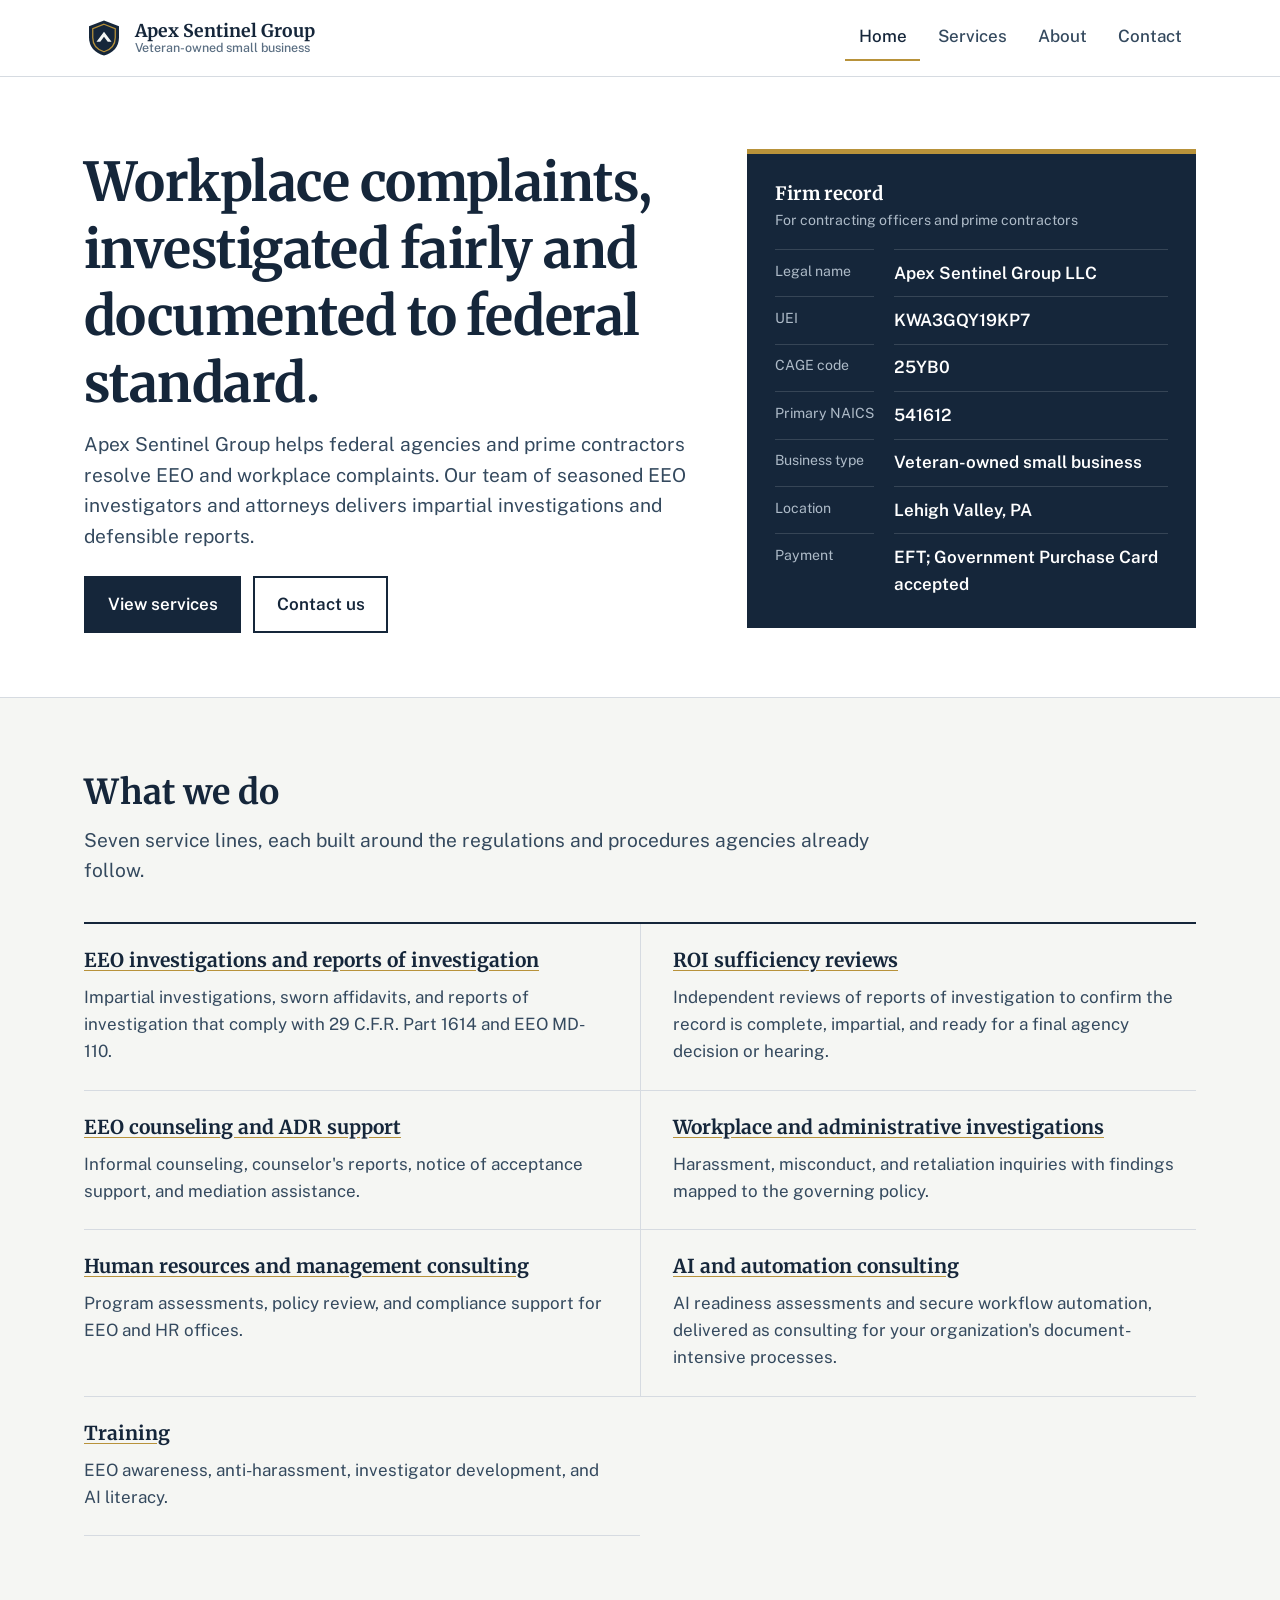
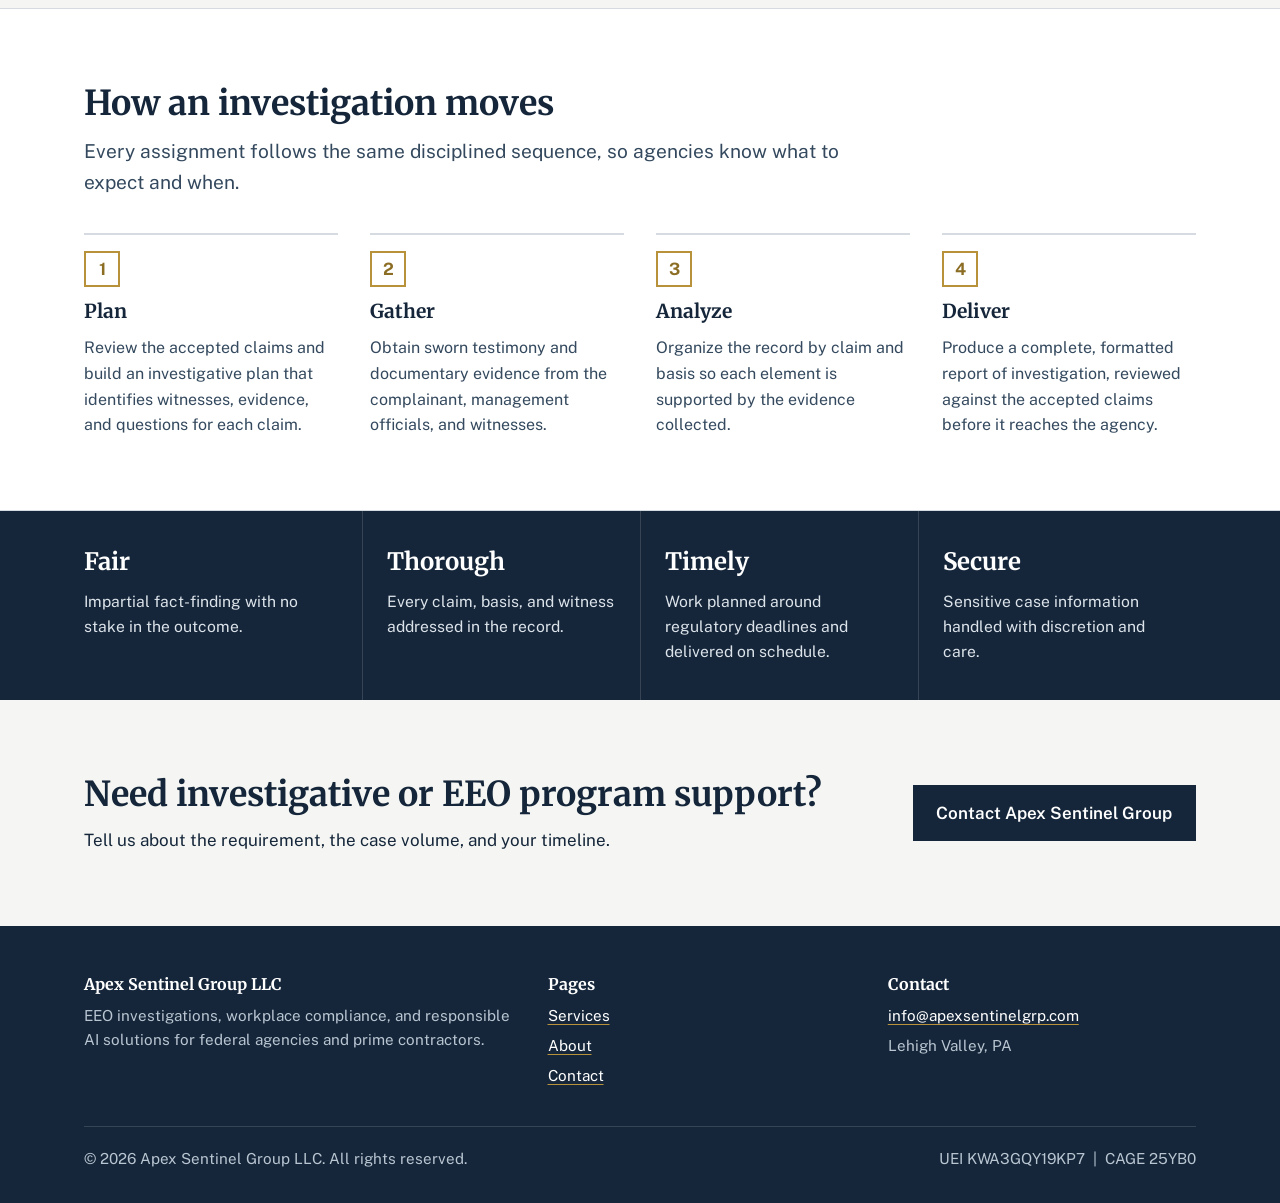
<file: index.html>
<!doctype html>
<html lang="en">
<head>
<meta charset="utf-8">
<meta name="viewport" content="width=device-width, initial-scale=1">
<title>Apex Sentinel Group LLC | EEO Investigations and Workplace Compliance</title>
<meta name="description" content="Veteran-owned firm providing EEO investigations, reports of investigation, ROI sufficiency reviews, counseling, workplace investigations, HR consulting, responsible AI, and training for federal agencies.">
<meta name="theme-color" content="#15263A">
<link rel="canonical" href="https://apexsentinelgrp.com/">
<meta property="og:type" content="website">
<meta property="og:site_name" content="Apex Sentinel Group LLC">
<meta property="og:title" content="Apex Sentinel Group LLC | EEO Investigations and Workplace Compliance">
<meta property="og:description" content="Veteran-owned firm providing EEO investigations, reports of investigation, ROI sufficiency reviews, counseling, workplace investigations, HR consulting, responsible AI, and training for federal agencies.">
<meta property="og:url" content="https://apexsentinelgrp.com/">
<meta property="og:image" content="https://apexsentinelgrp.com/assets/logo.svg">
<meta name="twitter:card" content="summary">
<meta name="twitter:title" content="Apex Sentinel Group LLC | EEO Investigations and Workplace Compliance">
<meta name="twitter:description" content="Veteran-owned firm providing EEO investigations, reports of investigation, ROI sufficiency reviews, counseling, workplace investigations, HR consulting, responsible AI, and training for federal agencies.">
<link rel="icon" href="assets/logo.svg" type="image/svg+xml">
<link rel="preconnect" href="https://fonts.googleapis.com">
<link rel="preconnect" href="https://fonts.gstatic.com" crossorigin>
<link href="https://fonts.googleapis.com/css2?family=Merriweather:wght@700&family=Public+Sans:wght@400;500;600;700&display=swap" rel="stylesheet">
<link rel="stylesheet" href="styles.css">
<script type="application/ld+json">
{
  "@context": "https://schema.org",
  "@type": "ProfessionalService",
  "name": "Apex Sentinel Group LLC",
  "description": "Veteran-owned professional services firm providing EEO investigations, reports of investigation, ROI sufficiency reviews, counseling, workplace investigations, HR consulting, responsible AI, and training for federal agencies.",
  "url": "https://apexsentinelgrp.com/",
  "email": "info@apexsentinelgrp.com",
  "address": { "@type": "PostalAddress", "addressLocality": "Lehigh Valley", "addressRegion": "PA", "addressCountry": "US" },
  "foundingDate": "2026"
}
</script>
</head>
<body>
<a class="skip" href="#main">Skip to main content</a>
<header class="site-header">
  <div class="wrap">
    <a class="brand" href="index.html">
      <img src="assets/logo.svg" alt="">
      <span class="brand-name">Apex Sentinel Group<small>Veteran-owned small business</small></span>
    </a>
    <button class="nav-toggle" aria-controls="site-nav" aria-expanded="false">Menu</button>
    <nav class="nav" id="site-nav" aria-label="Primary">
      <ul>
        <li><a href="index.html" aria-current="page">Home</a></li>
        <li><a href="services.html">Services</a></li>
        <li><a href="about.html">About</a></li>
        <li><a href="contact.html">Contact</a></li>
      </ul>
    </nav>
  </div>
</header>
<main id="main">
<section class="hero">
  <div class="wrap">
    <div>
      <h1>Workplace complaints, investigated fairly and documented to federal standard.</h1>
      <p class="lede">Apex Sentinel Group helps federal agencies and prime contractors resolve EEO and workplace complaints. Our team of seasoned EEO investigators and attorneys delivers impartial investigations and defensible reports.</p>
      <div class="actions">
        <a class="btn" href="services.html">View services</a>
        <a class="btn btn-quiet" href="contact.html">Contact us</a>
      </div>
    </div>
    <aside class="record" aria-labelledby="record-title">
      <h2 id="record-title">Firm record</h2>
      <p class="note">For contracting officers and prime contractors</p>
      <dl>
        <dt>Legal name</dt><dd>Apex Sentinel Group LLC</dd>
        <dt>UEI</dt><dd>KWA3GQY19KP7</dd>
        <dt>CAGE code</dt><dd>25YB0</dd>
        <dt>Primary NAICS</dt><dd>541612</dd>
        <dt>Business type</dt><dd>Veteran-owned small business</dd>
        <dt>Location</dt><dd>Lehigh Valley, PA</dd>
        <dt>Payment</dt><dd>EFT; Government Purchase Card accepted</dd>
      </dl>
    </aside>
  </div>
</section>

<section class="section">
  <div class="wrap">
    <div class="section-head">
      <h2>What we do</h2>
      <p class="lede">Seven service lines, each built around the regulations and procedures agencies already follow.</p>
    </div>
    <div class="service-list">
      <div><h3><a href="services.html#investigations">EEO investigations and reports of investigation</a></h3><p>Impartial investigations, sworn affidavits, and reports of investigation that comply with 29 C.F.R. Part 1614 and EEO MD-110.</p></div>
      <div><h3><a href="services.html#sufficiency">ROI sufficiency reviews</a></h3><p>Independent reviews of reports of investigation to confirm the record is complete, impartial, and ready for a final agency decision or hearing.</p></div>
      <div><h3><a href="services.html#counseling">EEO counseling and ADR support</a></h3><p>Informal counseling, counselor's reports, notice of acceptance support, and mediation assistance.</p></div>
      <div><h3><a href="services.html#workplace">Workplace and administrative investigations</a></h3><p>Harassment, misconduct, and retaliation inquiries with findings mapped to the governing policy.</p></div>
      <div><h3><a href="services.html#hr">Human resources and management consulting</a></h3><p>Program assessments, policy review, and compliance support for EEO and HR offices.</p></div>
      <div><h3><a href="services.html#ai">AI and automation consulting</a></h3><p>AI readiness assessments and secure workflow automation, delivered as consulting for your organization's document-intensive processes.</p></div>
      <div><h3><a href="services.html#training">Training</a></h3><p>EEO awareness, anti-harassment, investigator development, and AI literacy.</p></div>
    </div>
  </div>
</section>

<section class="section section-white">
  <div class="wrap">
    <div class="section-head">
      <h2>How an investigation moves</h2>
      <p class="lede">Every assignment follows the same disciplined sequence, so agencies know what to expect and when.</p>
    </div>
    <ol class="steps">
      <li><h3>Plan</h3><p>Review the accepted claims and build an investigative plan that identifies witnesses, evidence, and questions for each claim.</p></li>
      <li><h3>Gather</h3><p>Obtain sworn testimony and documentary evidence from the complainant, management officials, and witnesses.</p></li>
      <li><h3>Analyze</h3><p>Organize the record by claim and basis so each element is supported by the evidence collected.</p></li>
      <li><h3>Deliver</h3><p>Produce a complete, formatted report of investigation, reviewed against the accepted claims before it reaches the agency.</p></li>
    </ol>
  </div>
</section>

<section class="principles-band" aria-label="Our standards"><div class="wrap principles">
  <div><h3>Fair</h3><p>Impartial fact-finding with no stake in the outcome.</p></div>
  <div><h3>Thorough</h3><p>Every claim, basis, and witness addressed in the record.</p></div>
  <div><h3>Timely</h3><p>Work planned around regulatory deadlines and delivered on schedule.</p></div>
  <div><h3>Secure</h3><p>Sensitive case information handled with discretion and care.</p></div>
</div></section>

<section class="section">
  <div class="wrap cta">
    <div>
      <h2>Need investigative or EEO program support?</h2>
      <p>Tell us about the requirement, the case volume, and your timeline.</p>
    </div>
    <a class="btn" href="contact.html">Contact Apex Sentinel Group</a>
  </div>
</section>
</main>
<footer class="site-footer">
  <div class="wrap">
    <div class="footer-grid">
      <div>
        <h2>Apex Sentinel Group LLC</h2>
        <p>EEO investigations, workplace compliance, and responsible AI solutions for federal agencies and prime contractors.</p>
      </div>
      <div>
        <h2>Pages</h2>
        <ul>
          <li><a href="services.html">Services</a></li>
          <li><a href="about.html">About</a></li>
          <li><a href="contact.html">Contact</a></li>
        </ul>
      </div>
      <div>
        <h2>Contact</h2>
        <ul>
          <li><a href="mailto:info@apexsentinelgrp.com">info@apexsentinelgrp.com</a></li>
          <li>Lehigh Valley, PA</li>
        </ul>
      </div>
    </div>
    <div class="footer-bottom">
      <span>&copy; <span id="year">2026</span> Apex Sentinel Group LLC. All rights reserved.</span>
      <span>UEI KWA3GQY19KP7 &nbsp;|&nbsp; CAGE 25YB0</span>
    </div>
  </div>
</footer>
<script src="main.js"></script>
</body>
</html>
</file>
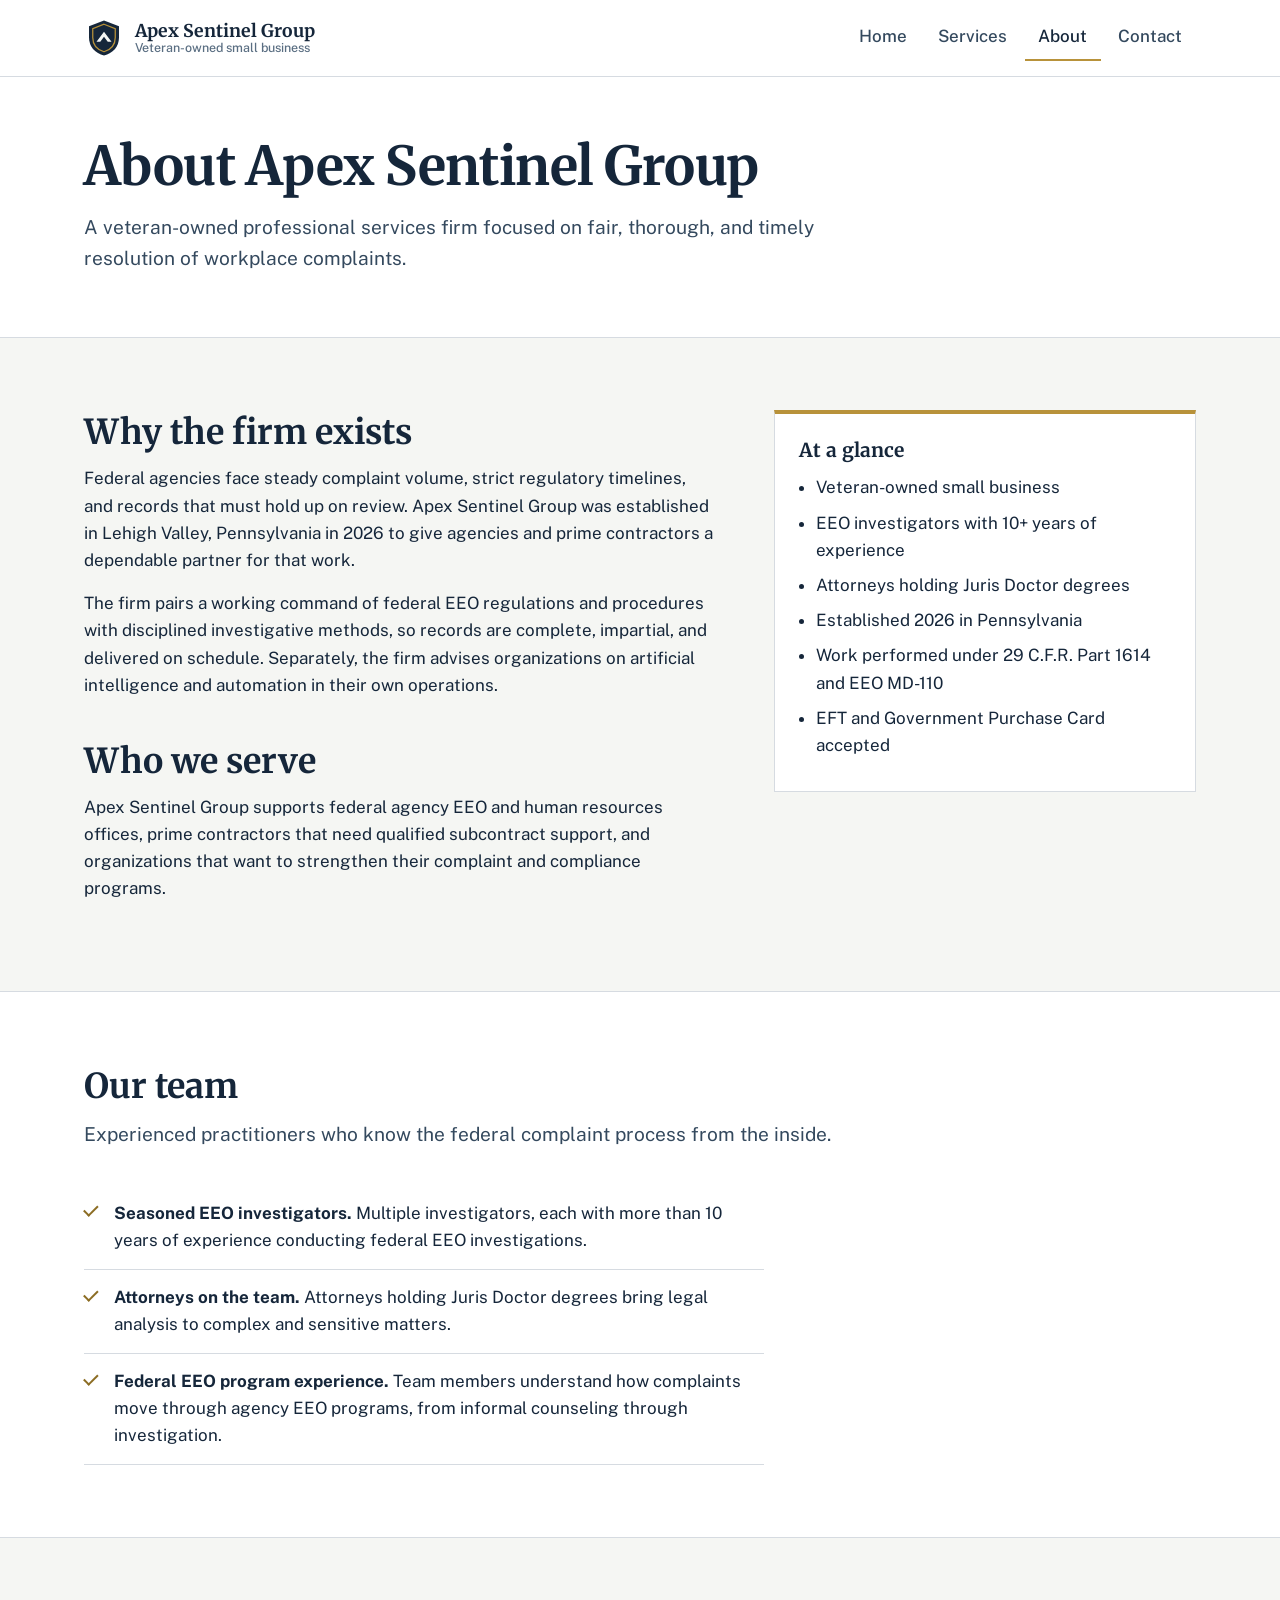
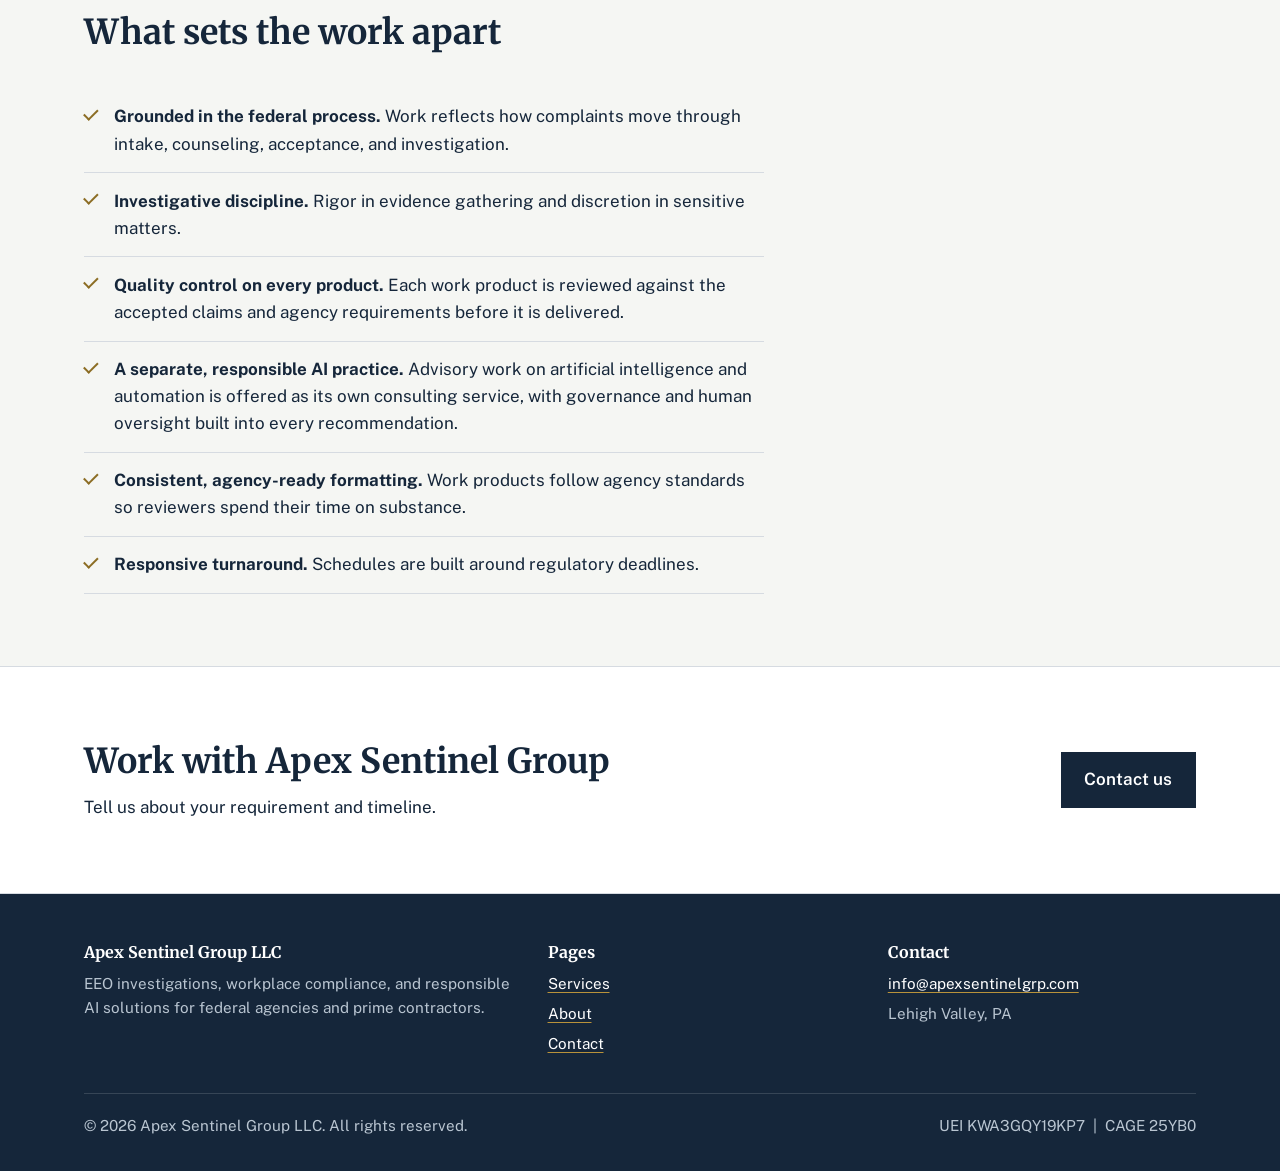
<file: about.html>
<!doctype html>
<html lang="en">
<head>
<meta charset="utf-8">
<meta name="viewport" content="width=device-width, initial-scale=1">
<title>About | Apex Sentinel Group LLC</title>
<meta name="description" content="About Apex Sentinel Group LLC, a veteran-owned professional services firm supporting federal EEO and workplace compliance programs.">
<meta name="theme-color" content="#15263A">
<link rel="canonical" href="https://apexsentinelgrp.com/about.html">
<meta property="og:type" content="website">
<meta property="og:site_name" content="Apex Sentinel Group LLC">
<meta property="og:title" content="About | Apex Sentinel Group LLC">
<meta property="og:description" content="About Apex Sentinel Group LLC, a veteran-owned professional services firm supporting federal EEO and workplace compliance programs.">
<meta property="og:url" content="https://apexsentinelgrp.com/about.html">
<meta property="og:image" content="https://apexsentinelgrp.com/assets/logo.svg">
<meta name="twitter:card" content="summary">
<link rel="icon" href="assets/logo.svg" type="image/svg+xml">
<link rel="preconnect" href="https://fonts.googleapis.com">
<link rel="preconnect" href="https://fonts.gstatic.com" crossorigin>
<link href="https://fonts.googleapis.com/css2?family=Merriweather:wght@700&family=Public+Sans:wght@400;500;600;700&display=swap" rel="stylesheet">
<link rel="stylesheet" href="styles.css">
</head>
<body>
<a class="skip" href="#main">Skip to main content</a>
<header class="site-header">
  <div class="wrap">
    <a class="brand" href="index.html">
      <img src="assets/logo.svg" alt="">
      <span class="brand-name">Apex Sentinel Group<small>Veteran-owned small business</small></span>
    </a>
    <button class="nav-toggle" aria-controls="site-nav" aria-expanded="false">Menu</button>
    <nav class="nav" id="site-nav" aria-label="Primary">
      <ul>
        <li><a href="index.html">Home</a></li>
        <li><a href="services.html">Services</a></li>
        <li><a href="about.html" aria-current="page">About</a></li>
        <li><a href="contact.html">Contact</a></li>
      </ul>
    </nav>
  </div>
</header>
<main id="main">
<section class="page-hero">
  <div class="wrap">
    <h1>About Apex Sentinel Group</h1>
    <p class="lede">A veteran-owned professional services firm focused on fair, thorough, and timely resolution of workplace complaints.</p>
  </div>
</section>

<section class="section">
  <div class="wrap two-col">
    <div>
      <h2>Why the firm exists</h2>
      <p>Federal agencies face steady complaint volume, strict regulatory timelines, and records that must hold up on review. Apex Sentinel Group was established in Lehigh Valley, Pennsylvania in 2026 to give agencies and prime contractors a dependable partner for that work.</p>
      <p>The firm pairs a working command of federal EEO regulations and procedures with disciplined investigative methods, so records are complete, impartial, and delivered on schedule. Separately, the firm advises organizations on artificial intelligence and automation in their own operations.</p>
      <h2 style="margin-top:2.5rem">Who we serve</h2>
      <p>Apex Sentinel Group supports federal agency EEO and human resources offices, prime contractors that need qualified subcontract support, and organizations that want to strengthen their complaint and compliance programs.</p>
    </div>
    <aside class="aside" aria-labelledby="glance">
      <h2 id="glance" style="font-size:1.2rem">At a glance</h2>
      <ul>
        <li>Veteran-owned small business</li>
        <li>EEO investigators with 10+ years of experience</li>
        <li>Attorneys holding Juris Doctor degrees</li>
        <li>Established 2026 in Pennsylvania</li>
        <li>Work performed under 29 C.F.R. Part 1614 and EEO MD-110</li>
        <li>EFT and Government Purchase Card accepted</li>
      </ul>
    </aside>
  </div>
</section>

<section class="section section-white">
  <div class="wrap">
    <div class="section-head"><h2>Our team</h2><p class="lede">Experienced practitioners who know the federal complaint process from the inside.</p></div>
    <ul class="checks">
      <li><strong>Seasoned EEO investigators.</strong> Multiple investigators, each with more than 10 years of experience conducting federal EEO investigations.</li>
      <li><strong>Attorneys on the team.</strong> Attorneys holding Juris Doctor degrees bring legal analysis to complex and sensitive matters.</li>
      <li><strong>Federal EEO program experience.</strong> Team members understand how complaints move through agency EEO programs, from informal counseling through investigation.</li>
    </ul>
  </div>
</section>

<section class="section">
  <div class="wrap">
    <div class="section-head"><h2>What sets the work apart</h2></div>
    <ul class="checks">
      <li><strong>Grounded in the federal process.</strong> Work reflects how complaints move through intake, counseling, acceptance, and investigation.</li>
      <li><strong>Investigative discipline.</strong> Rigor in evidence gathering and discretion in sensitive matters.</li>
      <li><strong>Quality control on every product.</strong> Each work product is reviewed against the accepted claims and agency requirements before it is delivered.</li>
      <li><strong>A separate, responsible AI practice.</strong> Advisory work on artificial intelligence and automation is offered as its own consulting service, with governance and human oversight built into every recommendation.</li>
      <li><strong>Consistent, agency-ready formatting.</strong> Work products follow agency standards so reviewers spend their time on substance.</li>
      <li><strong>Responsive turnaround.</strong> Schedules are built around regulatory deadlines.</li>
    </ul>
  </div>
</section>

<section class="section section-white">
  <div class="wrap cta">
    <div><h2>Work with Apex Sentinel Group</h2><p>Tell us about your requirement and timeline.</p></div>
    <a class="btn" href="contact.html">Contact us</a>
  </div>
</section>
</main>
<footer class="site-footer">
  <div class="wrap">
    <div class="footer-grid">
      <div>
        <h2>Apex Sentinel Group LLC</h2>
        <p>EEO investigations, workplace compliance, and responsible AI solutions for federal agencies and prime contractors.</p>
      </div>
      <div>
        <h2>Pages</h2>
        <ul>
          <li><a href="services.html">Services</a></li>
          <li><a href="about.html">About</a></li>
          <li><a href="contact.html">Contact</a></li>
        </ul>
      </div>
      <div>
        <h2>Contact</h2>
        <ul>
          <li><a href="mailto:info@apexsentinelgrp.com">info@apexsentinelgrp.com</a></li>
          <li>Lehigh Valley, PA</li>
        </ul>
      </div>
    </div>
    <div class="footer-bottom">
      <span>&copy; <span id="year">2026</span> Apex Sentinel Group LLC. All rights reserved.</span>
      <span>UEI KWA3GQY19KP7 &nbsp;|&nbsp; CAGE 25YB0</span>
    </div>
  </div>
</footer>
<script src="main.js"></script>
</body>
</html>
</file>
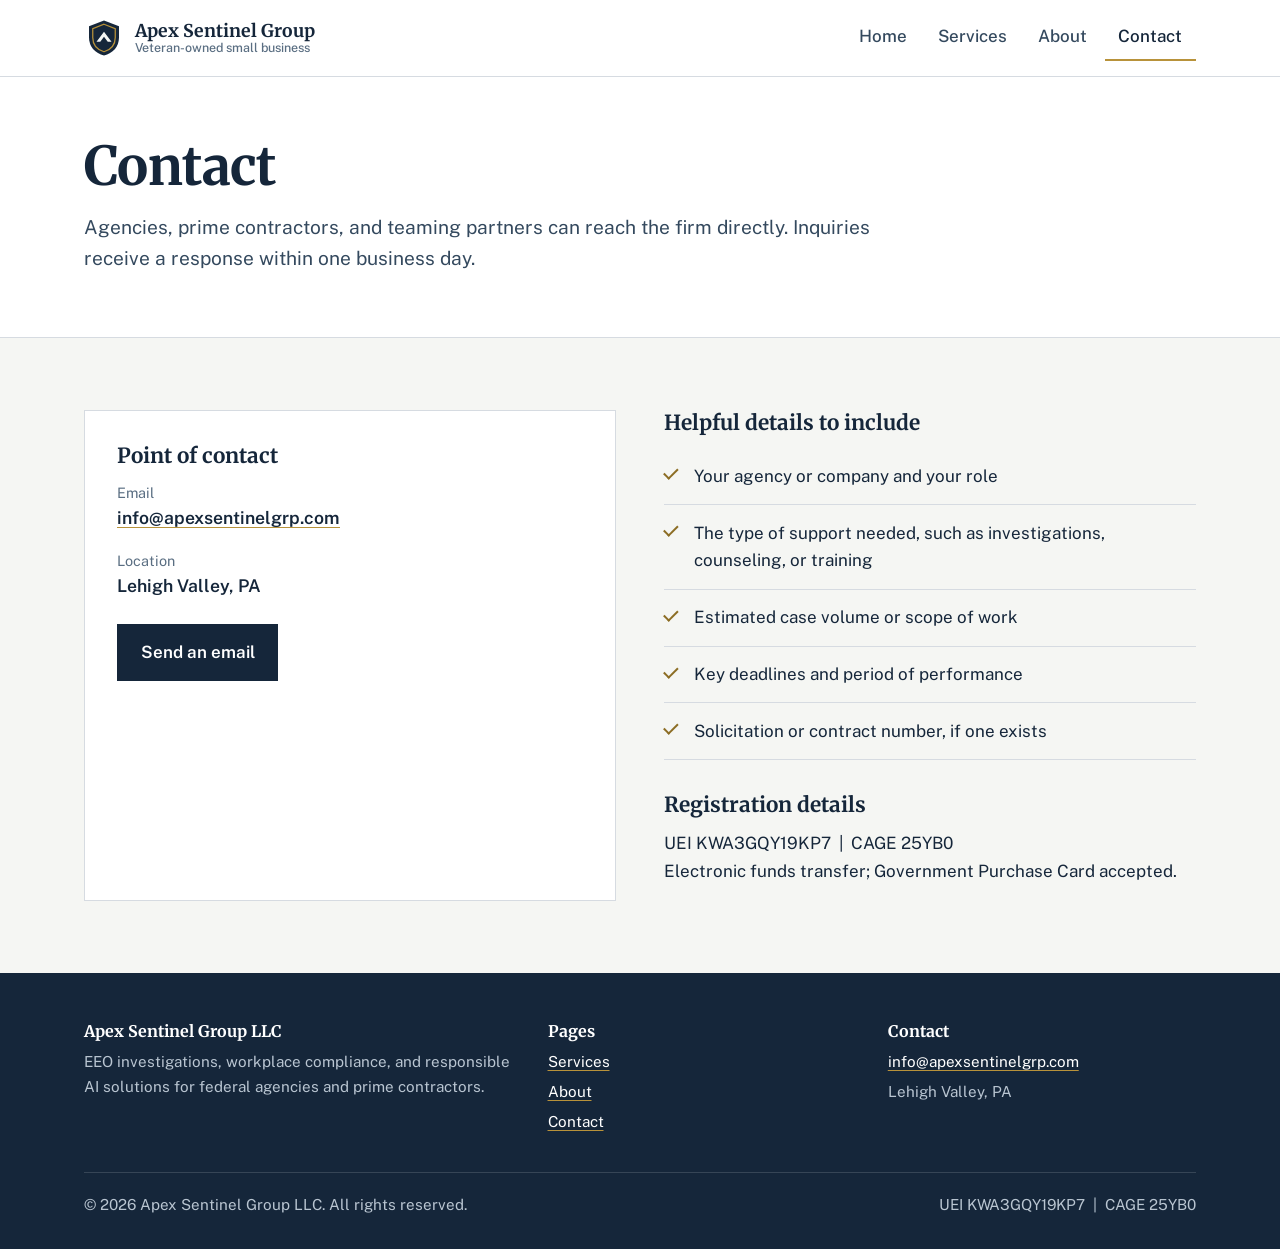
<file: contact.html>
<!doctype html>
<html lang="en">
<head>
<meta charset="utf-8">
<meta name="viewport" content="width=device-width, initial-scale=1">
<title>Contact | Apex Sentinel Group LLC</title>
<meta name="description" content="Contact Apex Sentinel Group LLC for EEO investigations, workplace compliance, and training support.">
<meta name="theme-color" content="#15263A">
<link rel="canonical" href="https://apexsentinelgrp.com/contact.html">
<meta property="og:type" content="website">
<meta property="og:site_name" content="Apex Sentinel Group LLC">
<meta property="og:title" content="Contact | Apex Sentinel Group LLC">
<meta property="og:description" content="Contact Apex Sentinel Group LLC for EEO investigations, workplace compliance, and training support.">
<meta property="og:url" content="https://apexsentinelgrp.com/contact.html">
<meta property="og:image" content="https://apexsentinelgrp.com/assets/logo.svg">
<meta name="twitter:card" content="summary">
<link rel="icon" href="assets/logo.svg" type="image/svg+xml">
<link rel="preconnect" href="https://fonts.googleapis.com">
<link rel="preconnect" href="https://fonts.gstatic.com" crossorigin>
<link href="https://fonts.googleapis.com/css2?family=Merriweather:wght@700&family=Public+Sans:wght@400;500;600;700&display=swap" rel="stylesheet">
<link rel="stylesheet" href="styles.css">
</head>
<body>
<a class="skip" href="#main">Skip to main content</a>
<header class="site-header">
  <div class="wrap">
    <a class="brand" href="index.html">
      <img src="assets/logo.svg" alt="">
      <span class="brand-name">Apex Sentinel Group<small>Veteran-owned small business</small></span>
    </a>
    <button class="nav-toggle" aria-controls="site-nav" aria-expanded="false">Menu</button>
    <nav class="nav" id="site-nav" aria-label="Primary">
      <ul>
        <li><a href="index.html">Home</a></li>
        <li><a href="services.html">Services</a></li>
        <li><a href="about.html">About</a></li>
        <li><a href="contact.html" aria-current="page">Contact</a></li>
      </ul>
    </nav>
  </div>
</header>
<main id="main">
<section class="page-hero">
  <div class="wrap">
    <h1>Contact</h1>
    <p class="lede">Agencies, prime contractors, and teaming partners can reach the firm directly. Inquiries receive a response within one business day.</p>
  </div>
</section>

<section class="section">
  <div class="wrap contact-grid">
    <div class="contact-card">
      <h2 style="font-size:1.3rem">Point of contact</h2>
      <dl>
        <dt>Email</dt><dd><a href="mailto:info@apexsentinelgrp.com">info@apexsentinelgrp.com</a></dd>
        <dt>Location</dt><dd>Lehigh Valley, PA</dd>
      </dl>
      <div class="actions">
        <a class="btn" href="mailto:info@apexsentinelgrp.com?subject=Inquiry%20for%20Apex%20Sentinel%20Group">Send an email</a>
      </div>
    </div>
    <div>
      <h2 style="font-size:1.3rem">Helpful details to include</h2>
      <ul class="checks">
        <li>Your agency or company and your role</li>
        <li>The type of support needed, such as investigations, counseling, or training</li>
        <li>Estimated case volume or scope of work</li>
        <li>Key deadlines and period of performance</li>
        <li>Solicitation or contract number, if one exists</li>
      </ul>
      <h2 style="font-size:1.3rem;margin-top:2rem">Registration details</h2>
      <p>UEI KWA3GQY19KP7 &nbsp;|&nbsp; CAGE 25YB0<br>Electronic funds transfer; Government Purchase Card accepted.</p>
    </div>
  </div>
</section>
</main>
<footer class="site-footer">
  <div class="wrap">
    <div class="footer-grid">
      <div>
        <h2>Apex Sentinel Group LLC</h2>
        <p>EEO investigations, workplace compliance, and responsible AI solutions for federal agencies and prime contractors.</p>
      </div>
      <div>
        <h2>Pages</h2>
        <ul>
          <li><a href="services.html">Services</a></li>
          <li><a href="about.html">About</a></li>
          <li><a href="contact.html">Contact</a></li>
        </ul>
      </div>
      <div>
        <h2>Contact</h2>
        <ul>
          <li><a href="mailto:info@apexsentinelgrp.com">info@apexsentinelgrp.com</a></li>
          <li>Lehigh Valley, PA</li>
        </ul>
      </div>
    </div>
    <div class="footer-bottom">
      <span>&copy; <span id="year">2026</span> Apex Sentinel Group LLC. All rights reserved.</span>
      <span>UEI KWA3GQY19KP7 &nbsp;|&nbsp; CAGE 25YB0</span>
    </div>
  </div>
</footer>
<script src="main.js"></script>
</body>
</html>
</file>
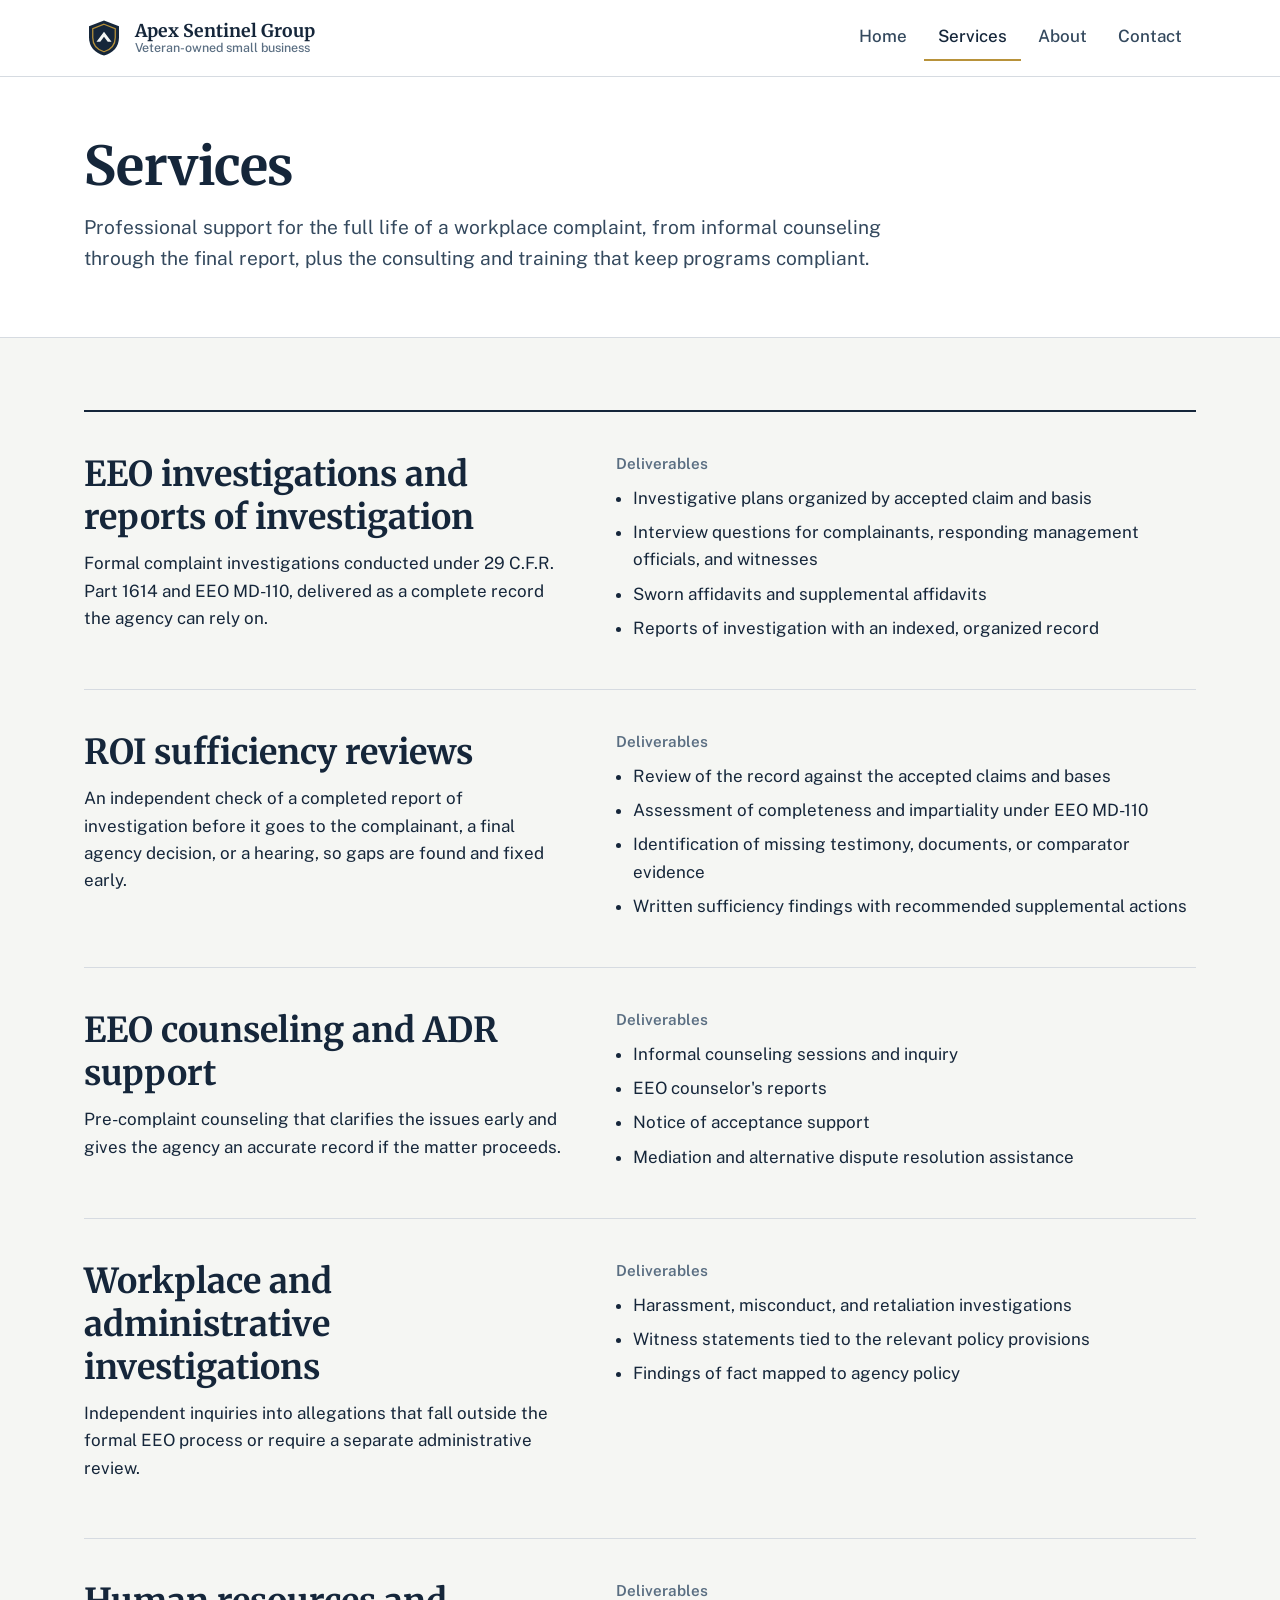
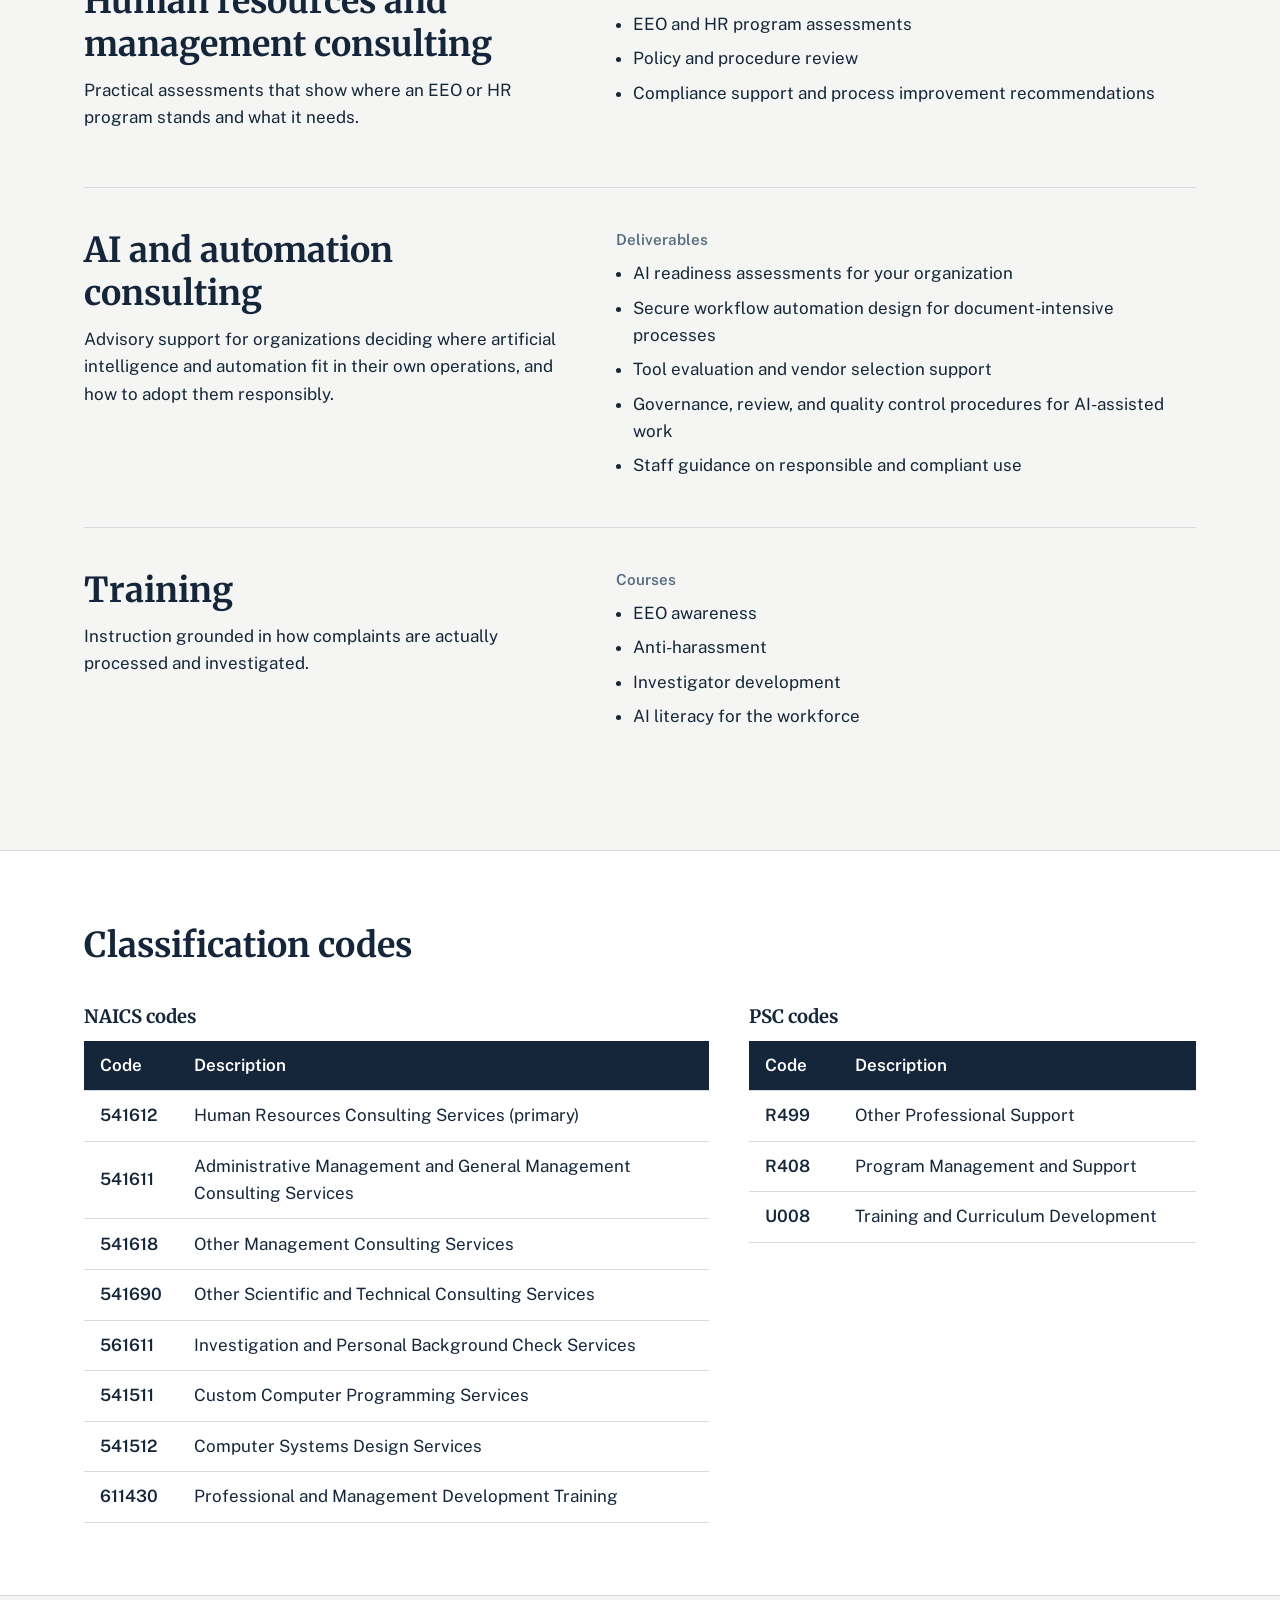
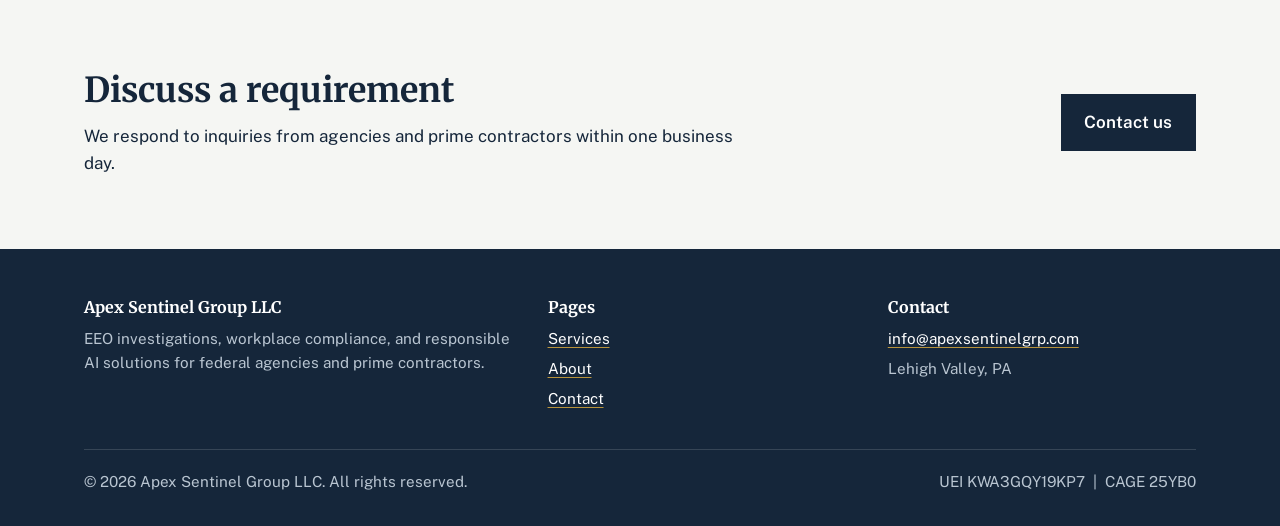
<file: services.html>
<!doctype html>
<html lang="en">
<head>
<meta charset="utf-8">
<meta name="viewport" content="width=device-width, initial-scale=1">
<title>Services | Apex Sentinel Group LLC</title>
<meta name="description" content="EEO investigations, ROI sufficiency reviews, counseling and ADR support, workplace investigations, HR consulting, AI and automation consulting, and training. NAICS and PSC codes.">
<meta name="theme-color" content="#15263A">
<link rel="canonical" href="https://apexsentinelgrp.com/services.html">
<meta property="og:type" content="website">
<meta property="og:site_name" content="Apex Sentinel Group LLC">
<meta property="og:title" content="Services | Apex Sentinel Group LLC">
<meta property="og:description" content="EEO investigations, ROI sufficiency reviews, counseling and ADR support, workplace investigations, HR consulting, AI and automation consulting, and training.">
<meta property="og:url" content="https://apexsentinelgrp.com/services.html">
<meta property="og:image" content="https://apexsentinelgrp.com/assets/logo.svg">
<meta name="twitter:card" content="summary">
<link rel="icon" href="assets/logo.svg" type="image/svg+xml">
<link rel="preconnect" href="https://fonts.googleapis.com">
<link rel="preconnect" href="https://fonts.gstatic.com" crossorigin>
<link href="https://fonts.googleapis.com/css2?family=Merriweather:wght@700&family=Public+Sans:wght@400;500;600;700&display=swap" rel="stylesheet">
<link rel="stylesheet" href="styles.css">
</head>
<body>
<a class="skip" href="#main">Skip to main content</a>
<header class="site-header">
  <div class="wrap">
    <a class="brand" href="index.html">
      <img src="assets/logo.svg" alt="">
      <span class="brand-name">Apex Sentinel Group<small>Veteran-owned small business</small></span>
    </a>
    <button class="nav-toggle" aria-controls="site-nav" aria-expanded="false">Menu</button>
    <nav class="nav" id="site-nav" aria-label="Primary">
      <ul>
        <li><a href="index.html">Home</a></li>
        <li><a href="services.html" aria-current="page">Services</a></li>
        <li><a href="about.html">About</a></li>
        <li><a href="contact.html">Contact</a></li>
      </ul>
    </nav>
  </div>
</header>
<main id="main">
<section class="page-hero">
  <div class="wrap">
    <h1>Services</h1>
    <p class="lede">Professional support for the full life of a workplace complaint, from informal counseling through the final report, plus the consulting and training that keep programs compliant.</p>
  </div>
</section>

<section class="section">
  <div class="wrap">
    <article class="svc" id="investigations">
      <div><h2>EEO investigations and reports of investigation</h2><p>Formal complaint investigations conducted under 29 C.F.R. Part 1614 and EEO MD-110, delivered as a complete record the agency can rely on.</p></div>
      <div><p class="label">Deliverables</p><ul>
        <li>Investigative plans organized by accepted claim and basis</li>
        <li>Interview questions for complainants, responding management officials, and witnesses</li>
        <li>Sworn affidavits and supplemental affidavits</li>
        <li>Reports of investigation with an indexed, organized record</li>
      </ul></div>
    </article>
    <article class="svc" id="sufficiency">
      <div><h2>ROI sufficiency reviews</h2><p>An independent check of a completed report of investigation before it goes to the complainant, a final agency decision, or a hearing, so gaps are found and fixed early.</p></div>
      <div><p class="label">Deliverables</p><ul>
        <li>Review of the record against the accepted claims and bases</li>
        <li>Assessment of completeness and impartiality under EEO MD-110</li>
        <li>Identification of missing testimony, documents, or comparator evidence</li>
        <li>Written sufficiency findings with recommended supplemental actions</li>
      </ul></div>
    </article>
    <article class="svc" id="counseling">
      <div><h2>EEO counseling and ADR support</h2><p>Pre-complaint counseling that clarifies the issues early and gives the agency an accurate record if the matter proceeds.</p></div>
      <div><p class="label">Deliverables</p><ul>
        <li>Informal counseling sessions and inquiry</li>
        <li>EEO counselor's reports</li>
        <li>Notice of acceptance support</li>
        <li>Mediation and alternative dispute resolution assistance</li>
      </ul></div>
    </article>
    <article class="svc" id="workplace">
      <div><h2>Workplace and administrative investigations</h2><p>Independent inquiries into allegations that fall outside the formal EEO process or require a separate administrative review.</p></div>
      <div><p class="label">Deliverables</p><ul>
        <li>Harassment, misconduct, and retaliation investigations</li>
        <li>Witness statements tied to the relevant policy provisions</li>
        <li>Findings of fact mapped to agency policy</li>
      </ul></div>
    </article>
    <article class="svc" id="hr">
      <div><h2>Human resources and management consulting</h2><p>Practical assessments that show where an EEO or HR program stands and what it needs.</p></div>
      <div><p class="label">Deliverables</p><ul>
        <li>EEO and HR program assessments</li>
        <li>Policy and procedure review</li>
        <li>Compliance support and process improvement recommendations</li>
      </ul></div>
    </article>
    <article class="svc" id="ai">
      <div><h2>AI and automation consulting</h2><p>Advisory support for organizations deciding where artificial intelligence and automation fit in their own operations, and how to adopt them responsibly.</p></div>
      <div><p class="label">Deliverables</p><ul>
        <li>AI readiness assessments for your organization</li>
        <li>Secure workflow automation design for document-intensive processes</li>
        <li>Tool evaluation and vendor selection support</li>
        <li>Governance, review, and quality control procedures for AI-assisted work</li>
        <li>Staff guidance on responsible and compliant use</li>
      </ul></div>
    </article>
    <article class="svc" id="training">
      <div><h2>Training</h2><p>Instruction grounded in how complaints are actually processed and investigated.</p></div>
      <div><p class="label">Courses</p><ul>
        <li>EEO awareness</li>
        <li>Anti-harassment</li>
        <li>Investigator development</li>
        <li>AI literacy for the workforce</li>
      </ul></div>
    </article>
  </div>
</section>

<section class="section section-white">
  <div class="wrap">
    <div class="section-head"><h2>Classification codes</h2></div>
    <div class="codes">
      <div class="table-scroll"><table>
        <caption>NAICS codes</caption>
        <thead><tr><th scope="col">Code</th><th scope="col">Description</th></tr></thead>
        <tbody>
          <tr><td>541612</td><td>Human Resources Consulting Services (primary)</td></tr>
          <tr><td>541611</td><td>Administrative Management and General Management Consulting Services</td></tr>
          <tr><td>541618</td><td>Other Management Consulting Services</td></tr>
          <tr><td>541690</td><td>Other Scientific and Technical Consulting Services</td></tr>
          <tr><td>561611</td><td>Investigation and Personal Background Check Services</td></tr>
          <tr><td>541511</td><td>Custom Computer Programming Services</td></tr>
          <tr><td>541512</td><td>Computer Systems Design Services</td></tr>
          <tr><td>611430</td><td>Professional and Management Development Training</td></tr>
        </tbody>
      </table></div>
      <div class="table-scroll"><table>
        <caption>PSC codes</caption>
        <thead><tr><th scope="col">Code</th><th scope="col">Description</th></tr></thead>
        <tbody>
          <tr><td>R499</td><td>Other Professional Support</td></tr>
          <tr><td>R408</td><td>Program Management and Support</td></tr>
          <tr><td>U008</td><td>Training and Curriculum Development</td></tr>
        </tbody>
      </table></div>
    </div>
  </div>
</section>

<section class="section">
  <div class="wrap cta">
    <div><h2>Discuss a requirement</h2><p>We respond to inquiries from agencies and prime contractors within one business day.</p></div>
    <a class="btn" href="contact.html">Contact us</a>
  </div>
</section>
</main>
<footer class="site-footer">
  <div class="wrap">
    <div class="footer-grid">
      <div>
        <h2>Apex Sentinel Group LLC</h2>
        <p>EEO investigations, workplace compliance, and responsible AI solutions for federal agencies and prime contractors.</p>
      </div>
      <div>
        <h2>Pages</h2>
        <ul>
          <li><a href="services.html">Services</a></li>
          <li><a href="about.html">About</a></li>
          <li><a href="contact.html">Contact</a></li>
        </ul>
      </div>
      <div>
        <h2>Contact</h2>
        <ul>
          <li><a href="mailto:info@apexsentinelgrp.com">info@apexsentinelgrp.com</a></li>
          <li>Lehigh Valley, PA</li>
        </ul>
      </div>
    </div>
    <div class="footer-bottom">
      <span>&copy; <span id="year">2026</span> Apex Sentinel Group LLC. All rights reserved.</span>
      <span>UEI KWA3GQY19KP7 &nbsp;|&nbsp; CAGE 25YB0</span>
    </div>
  </div>
</footer>
<script src="main.js"></script>
</body>
</html>
</file>
<file: styles.css>
:root{
  --ink:#15263A; --ink-soft:#34495E; --steel:#5A6E82; --rule:#D6DBE1;
  --paper:#F5F6F3; --white:#FFFFFF; --brass:#B8923A; --brass-deep:#8C6D24;
  --serif:"Merriweather",Georgia,"Times New Roman",serif;
  --sans:"Public Sans",system-ui,-apple-system,"Segoe UI",Roboto,Arial,sans-serif;
  --measure:68ch; --wrap:1160px;
}
*{box-sizing:border-box}
html{scroll-behavior:smooth}
@media (prefers-reduced-motion:reduce){html{scroll-behavior:auto}*{transition:none!important;animation:none!important}}
body{margin:0;font-family:var(--sans);font-size:1.0625rem;line-height:1.6;color:var(--ink);background:var(--paper)}
img{max-width:100%;display:block}
a{color:var(--ink);text-decoration-color:var(--brass);text-underline-offset:3px}
a:hover{color:var(--brass-deep)}
:focus-visible{outline:3px solid var(--brass);outline-offset:3px}
.skip{position:absolute;left:-999px;top:0;background:var(--ink);color:#fff;padding:.6rem 1rem;z-index:10}
.skip:focus{left:1rem;top:1rem}
.wrap{max-width:var(--wrap);margin:0 auto;padding:0 1.5rem}

h1,h2,h3{font-family:var(--serif);font-weight:700;line-height:1.25;margin:0 0 .75rem;color:var(--ink)}
h1{font-size:clamp(2.1rem,4.4vw,3.35rem);letter-spacing:-.01em}
h2{font-size:clamp(1.6rem,2.8vw,2.15rem)}
h3{font-size:1.2rem}
p{margin:0 0 1rem;max-width:var(--measure)}
.lede{font-size:1.2rem;color:var(--ink-soft)}

/* Header */
.site-header{background:var(--white);border-bottom:1px solid var(--rule);position:sticky;top:0;z-index:5}
.site-header .wrap{display:flex;align-items:center;justify-content:space-between;min-height:76px;gap:1rem}
.brand{display:flex;align-items:center;gap:.7rem;text-decoration:none}
.brand img{width:40px;height:40px}
.brand-name{font-family:var(--serif);font-weight:700;font-size:1.1rem;line-height:1.15;color:var(--ink)}
.brand-name small{display:block;font-family:var(--sans);font-weight:500;font-size:.78rem;color:var(--steel)}
.nav ul{list-style:none;display:flex;gap:.25rem;margin:0;padding:0}
.nav a{display:block;padding:.55rem .85rem;text-decoration:none;font-weight:500;color:var(--ink-soft);border-bottom:2px solid transparent}
.nav a:hover{color:var(--ink)}
.nav a[aria-current="page"]{color:var(--ink);border-bottom-color:var(--brass)}
.nav-toggle{display:none;background:none;border:1px solid var(--rule);padding:.5rem .8rem;font:inherit;font-weight:600;color:var(--ink);cursor:pointer}
@media (max-width:760px){
  .nav-toggle{display:block}
  .nav{position:absolute;left:0;right:0;top:76px;background:var(--white);border-bottom:1px solid var(--rule);display:none}
  .nav.open{display:block}
  .nav ul{flex-direction:column;padding:.5rem 1.5rem 1rem}
  .nav a{border-bottom:1px solid var(--rule);padding:.8rem 0}
  .nav a[aria-current="page"]{border-bottom-color:var(--rule);box-shadow:inset 3px 0 0 var(--brass);padding-left:.75rem}
}

/* Buttons */
.btn{display:inline-block;padding:.8rem 1.35rem;font-weight:600;text-decoration:none;border:2px solid var(--ink);background:var(--ink);color:var(--white)}
.btn:hover{background:var(--ink-soft);border-color:var(--ink-soft);color:#fff}
.btn-quiet{background:transparent;color:var(--ink)}
.btn-quiet:hover{background:var(--white);color:var(--ink);border-color:var(--ink)}
.actions{display:flex;flex-wrap:wrap;gap:.75rem;margin-top:1.5rem}

/* Hero */
.hero{background:var(--white);border-bottom:1px solid var(--rule);padding:4.5rem 0 4rem}
.hero .wrap{display:grid;grid-template-columns:1.35fr 1fr;gap:3.5rem;align-items:start}
@media (max-width:900px){.hero .wrap{grid-template-columns:1fr;gap:2.5rem}.hero{padding:3rem 0}}
.page-hero{background:var(--white);border-bottom:1px solid var(--rule);padding:3.5rem 0 3rem}

/* Firm record panel */
.record{background:var(--ink);color:#E7ECF1;border-top:5px solid var(--brass);padding:1.75rem 1.75rem 1.25rem}
.record h2{color:#fff;font-size:1.15rem;margin-bottom:.25rem}
.record .note{font-size:.88rem;color:#AEBBC8;margin-bottom:1.1rem}
.record dl{margin:0;display:grid;grid-template-columns:auto 1fr;column-gap:1.25rem}
.record dt,.record dd{padding:.6rem 0;border-top:1px solid rgba(255,255,255,.14);margin:0}
.record dt{font-size:.88rem;color:#AEBBC8}
.record dd{font-weight:600;color:#fff}
.record a{color:#fff}

/* Sections */
.section{padding:4.5rem 0}
.section-white{background:var(--white);border-top:1px solid var(--rule);border-bottom:1px solid var(--rule)}
.section-head{margin-bottom:2.25rem}

.service-list{display:grid;grid-template-columns:1fr 1fr;border-top:2px solid var(--ink)}
.service-list > div{padding:1.5rem 2rem 1.5rem 0;border-bottom:1px solid var(--rule)}
.service-list > div:nth-child(even){padding:1.5rem 0 1.5rem 2rem;border-left:1px solid var(--rule)}
.service-list p{margin:0;color:var(--ink-soft)}
@media (max-width:760px){.service-list{grid-template-columns:1fr}.service-list > div,.service-list > div:nth-child(even){padding:1.25rem 0;border-left:0}}

.steps{list-style:none;margin:0;padding:0;display:grid;grid-template-columns:repeat(4,1fr);gap:2rem;counter-reset:step}
.steps li{counter-increment:step;border-top:2px solid var(--rule);padding-top:1rem}
.steps li::before{content:counter(step);display:inline-grid;place-items:center;width:2rem;height:2rem;border:2px solid var(--brass);color:var(--brass-deep);font-weight:700;margin-bottom:.75rem}
.steps p{color:var(--ink-soft);margin:0;font-size:1rem}
@media (max-width:900px){.steps{grid-template-columns:1fr 1fr}}
@media (max-width:560px){.steps{grid-template-columns:1fr}}

.principles-band{background:var(--ink);color:#DCE3EA}
.principles{display:grid;grid-template-columns:repeat(4,1fr);gap:0}
.principles div{padding:2.25rem 1.5rem;border-left:1px solid rgba(255,255,255,.14)}
.principles div:first-child{border-left:0;padding-left:0}
.principles h3{color:#fff;font-size:1.5rem}
.principles p{margin:0;font-size:.98rem}
@media (max-width:900px){.principles{grid-template-columns:1fr 1fr}.principles div{border-left:0;border-top:1px solid rgba(255,255,255,.14)}}
@media (max-width:560px){.principles{grid-template-columns:1fr}}

.cta{display:flex;justify-content:space-between;align-items:center;gap:2rem;flex-wrap:wrap}
.cta p{margin:0}

/* Services detail */
.svc{display:grid;grid-template-columns:1fr 1.2fr;gap:3rem;padding:2.5rem 0;border-top:1px solid var(--rule)}
.svc:first-of-type{border-top:2px solid var(--ink)}
.svc ul{margin:0;padding-left:1.1rem}
.svc li{margin-bottom:.45rem}
.svc .label{font-weight:600;font-size:.95rem;color:var(--steel);margin-bottom:.5rem}
@media (max-width:820px){.svc{grid-template-columns:1fr;gap:1rem}}

.table-scroll{overflow-x:auto}
table{border-collapse:collapse;width:100%;min-width:480px;background:var(--white)}
caption{text-align:left;font-family:var(--serif);font-weight:700;font-size:1.15rem;padding-bottom:.6rem}
th,td{text-align:left;padding:.7rem 1rem;border-bottom:1px solid var(--rule)}
th{background:var(--ink);color:#fff;font-weight:600}
td:first-child{font-weight:600;white-space:nowrap}
.codes{display:grid;grid-template-columns:1.4fr 1fr;gap:2.5rem}
@media (max-width:820px){.codes{grid-template-columns:1fr}}

/* About */
.two-col{display:grid;grid-template-columns:1.5fr 1fr;gap:3.5rem;align-items:start}
@media (max-width:860px){.two-col{grid-template-columns:1fr;gap:2rem}}
.aside{background:var(--white);border:1px solid var(--rule);border-top:4px solid var(--brass);padding:1.5rem}
.aside ul{margin:0;padding-left:1.1rem}
.aside li{margin-bottom:.5rem}
.checks{list-style:none;padding:0;margin:0}
.checks li{padding:.9rem 0 .9rem 1.9rem;border-bottom:1px solid var(--rule);position:relative;max-width:var(--measure)}
.checks li::before{content:"";position:absolute;left:0;top:1.25rem;width:.75rem;height:.4rem;border-left:2px solid var(--brass-deep);border-bottom:2px solid var(--brass-deep);transform:rotate(-45deg)}

/* Contact */
.contact-grid{display:grid;grid-template-columns:1fr 1fr;gap:3rem}
@media (max-width:820px){.contact-grid{grid-template-columns:1fr}}
.contact-card{background:var(--white);border:1px solid var(--rule);padding:2rem}
.contact-card dl{margin:0}
.contact-card dt{font-size:.9rem;color:var(--steel);margin-top:1rem}
.contact-card dt:first-child{margin-top:0}
.contact-card dd{margin:0;font-weight:600;font-size:1.1rem}

/* Footer */
.site-footer{background:var(--ink);color:#B9C5D1;padding:3rem 0 2rem;font-size:.95rem}
.site-footer a{color:#fff}
.footer-grid{display:grid;grid-template-columns:1.4fr 1fr 1fr;gap:2rem}
.footer-grid h2{color:#fff;font-size:1rem;margin-bottom:.6rem}
.footer-grid ul{list-style:none;margin:0;padding:0}
.footer-grid li{margin-bottom:.35rem}
.footer-bottom{border-top:1px solid rgba(255,255,255,.14);margin-top:2rem;padding-top:1.25rem;display:flex;justify-content:space-between;flex-wrap:wrap;gap:1rem}
@media (max-width:760px){.footer-grid{grid-template-columns:1fr}}
</file>
